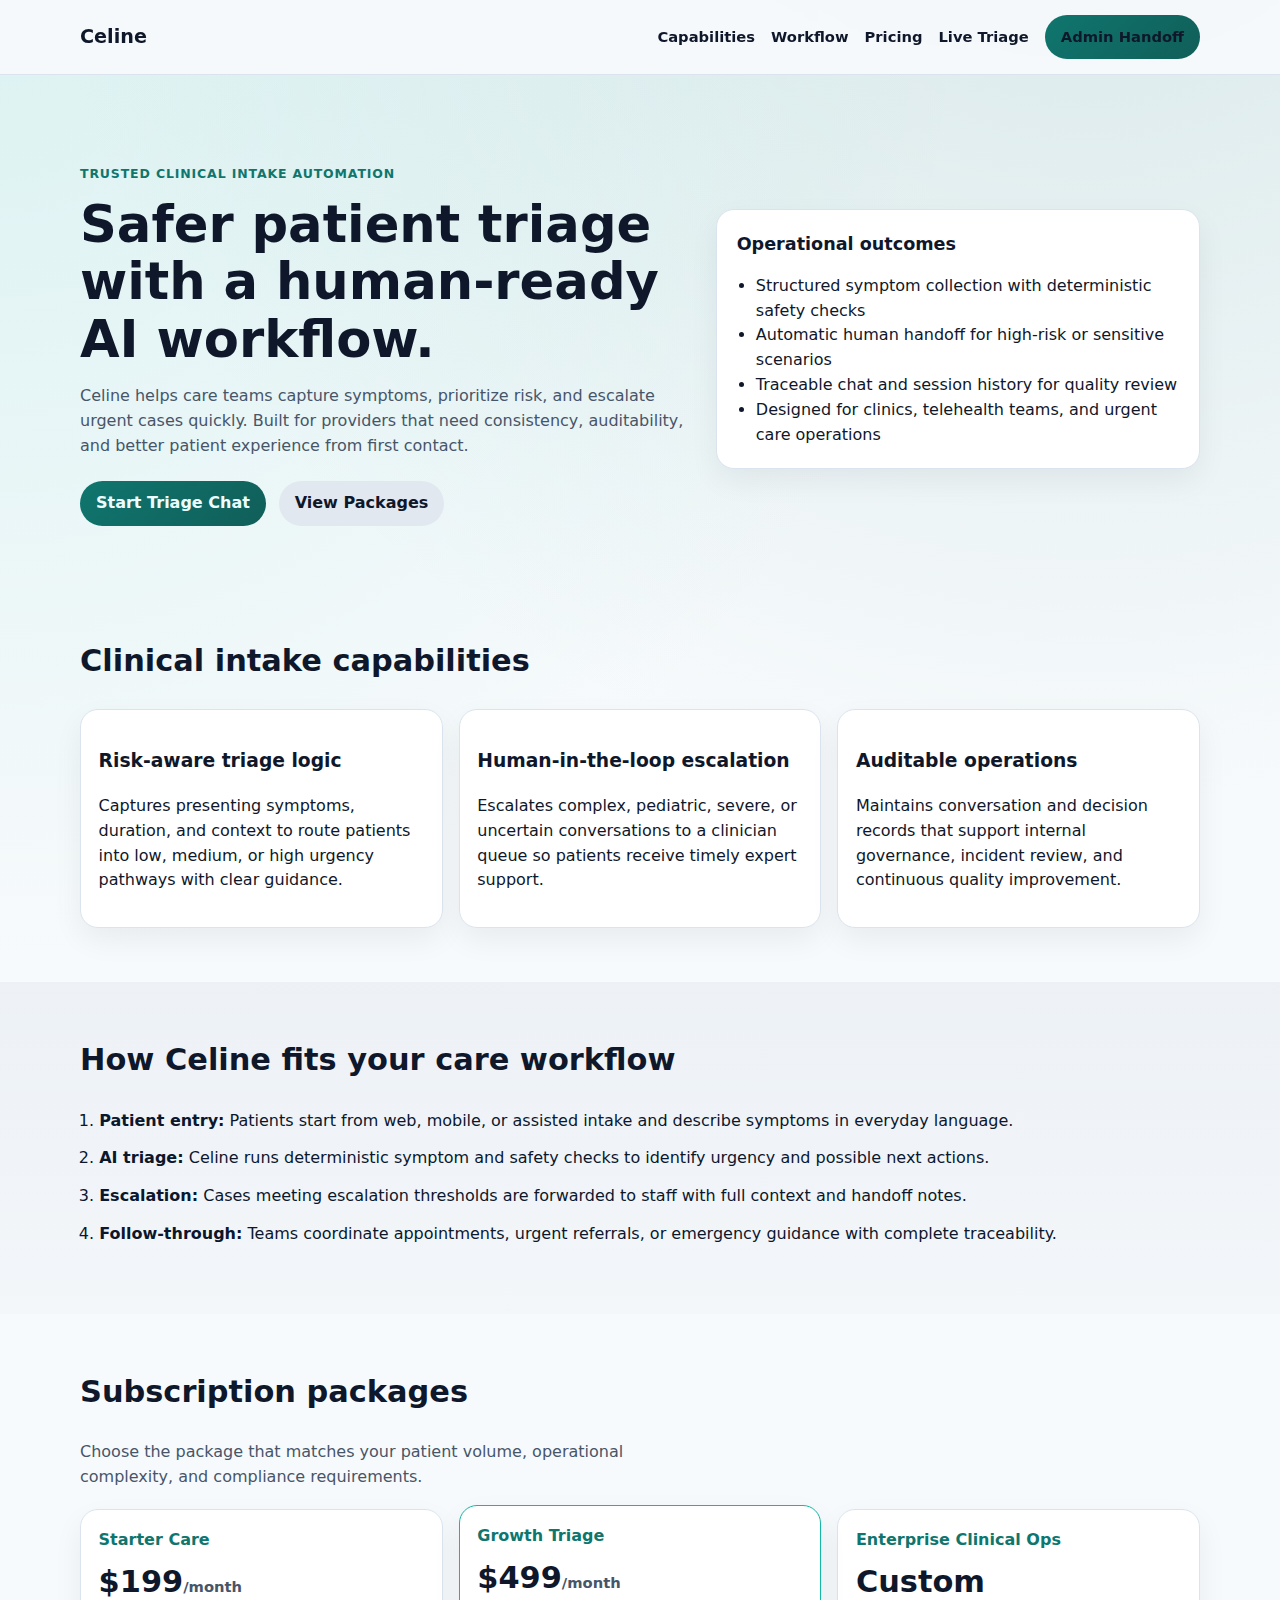
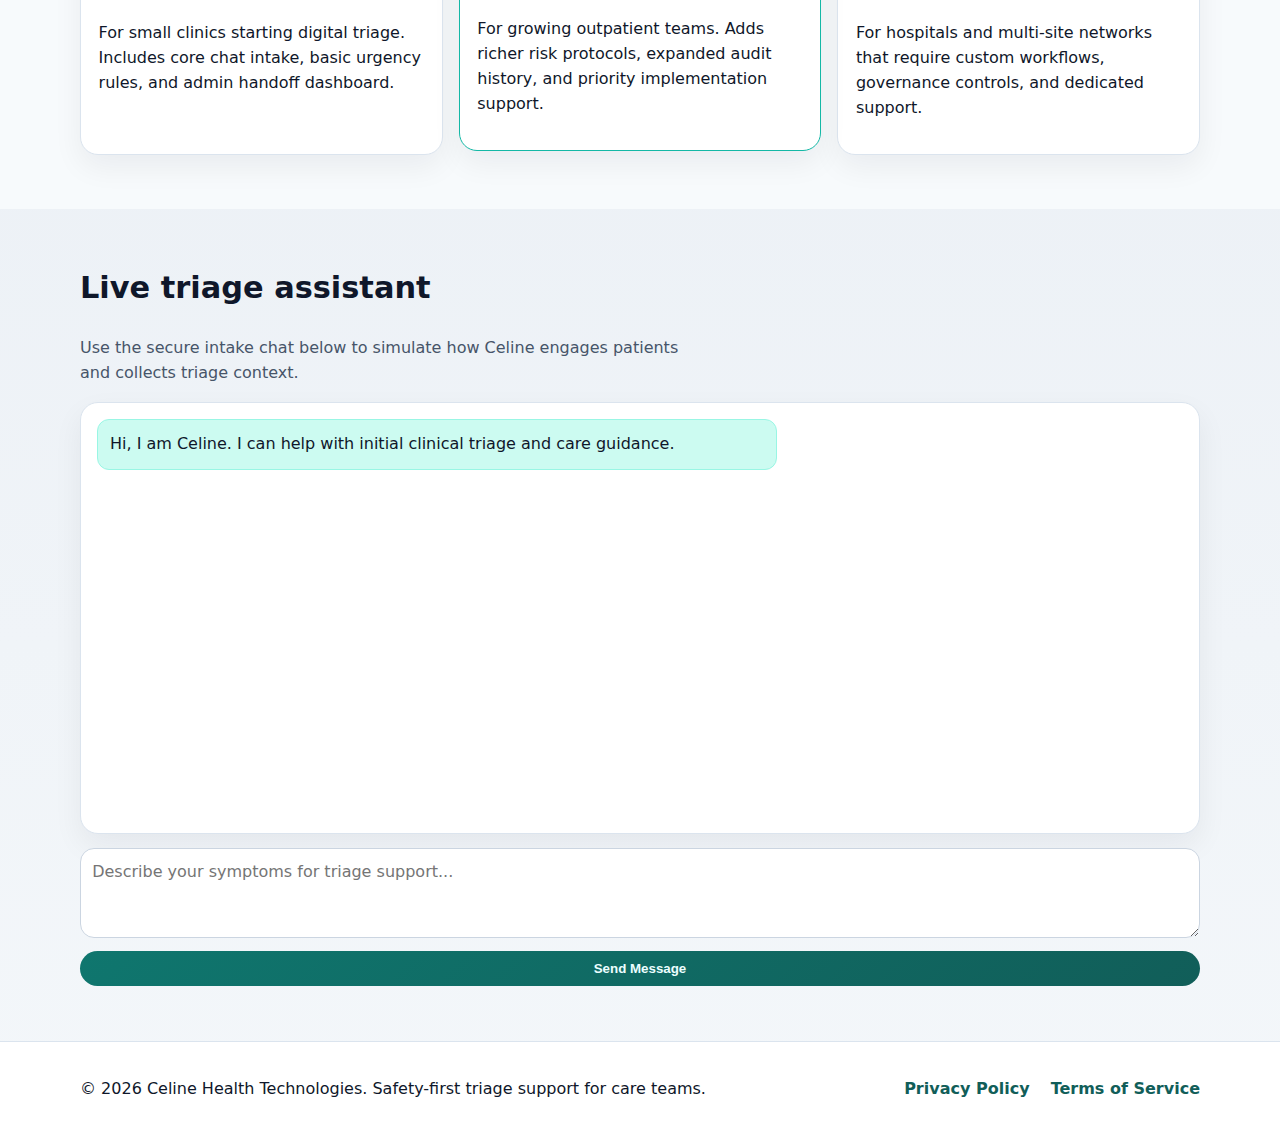
<file: templates/index.html>
<!doctype html>
<html lang="en">
<head>
  <meta charset="UTF-8" />
  <meta name="viewport" content="width=device-width, initial-scale=1.0" />
  <title>Celine | AI Triage Operations Platform</title>
  <link rel="stylesheet" href="/static/styles.css" />
</head>
<body>
  <header class="site-header">
    <div class="container nav-wrap">
      <a href="#" class="brand">Celine</a>
      <nav class="top-nav">
        <a href="#capabilities">Capabilities</a>
        <a href="#workflow">Workflow</a>
        <a href="#pricing">Pricing</a>
        <a href="#triage-chat">Live Triage</a>
        <a href="/admin" class="admin-link">Admin Handoff</a>
      </nav>
    </div>
  </header>

  <main>
    <section class="hero">
      <div class="container hero-grid">
        <div>
          <p class="kicker">Trusted Clinical Intake Automation</p>
          <h1>Safer patient triage with a human-ready AI workflow.</h1>
          <p class="hero-copy">Celine helps care teams capture symptoms, prioritize risk, and escalate urgent cases quickly. Built for providers that need consistency, auditability, and better patient experience from first contact.</p>
          <div class="hero-actions">
            <a href="#triage-chat" class="btn btn-primary">Start Triage Chat</a>
            <a href="#pricing" class="btn btn-secondary">View Packages</a>
          </div>
        </div>
        <aside class="hero-card">
          <h2>Operational outcomes</h2>
          <ul>
            <li>Structured symptom collection with deterministic safety checks</li>
            <li>Automatic human handoff for high-risk or sensitive scenarios</li>
            <li>Traceable chat and session history for quality review</li>
            <li>Designed for clinics, telehealth teams, and urgent care operations</li>
          </ul>
        </aside>
      </div>
    </section>

    <section id="capabilities" class="section">
      <div class="container">
        <h2>Clinical intake capabilities</h2>
        <div class="card-grid">
          <article class="info-card">
            <h3>Risk-aware triage logic</h3>
            <p>Captures presenting symptoms, duration, and context to route patients into low, medium, or high urgency pathways with clear guidance.</p>
          </article>
          <article class="info-card">
            <h3>Human-in-the-loop escalation</h3>
            <p>Escalates complex, pediatric, severe, or uncertain conversations to a clinician queue so patients receive timely expert support.</p>
          </article>
          <article class="info-card">
            <h3>Auditable operations</h3>
            <p>Maintains conversation and decision records that support internal governance, incident review, and continuous quality improvement.</p>
          </article>
        </div>
      </div>
    </section>

    <section id="workflow" class="section section-soft">
      <div class="container">
        <h2>How Celine fits your care workflow</h2>
        <ol class="flow-list">
          <li><strong>Patient entry:</strong> Patients start from web, mobile, or assisted intake and describe symptoms in everyday language.</li>
          <li><strong>AI triage:</strong> Celine runs deterministic symptom and safety checks to identify urgency and possible next actions.</li>
          <li><strong>Escalation:</strong> Cases meeting escalation thresholds are forwarded to staff with full context and handoff notes.</li>
          <li><strong>Follow-through:</strong> Teams coordinate appointments, urgent referrals, or emergency guidance with complete traceability.</li>
        </ol>
      </div>
    </section>

    <section id="pricing" class="section">
      <div class="container">
        <h2>Subscription packages</h2>
        <p class="section-lead">Choose the package that matches your patient volume, operational complexity, and compliance requirements.</p>
        <div class="pricing-grid">
          <article class="price-card">
            <p class="plan">Starter Care</p>
            <p class="price">$199<span>/month</span></p>
            <p>For small clinics starting digital triage. Includes core chat intake, basic urgency rules, and admin handoff dashboard.</p>
          </article>
          <article class="price-card featured">
            <p class="plan">Growth Triage</p>
            <p class="price">$499<span>/month</span></p>
            <p>For growing outpatient teams. Adds richer risk protocols, expanded audit history, and priority implementation support.</p>
          </article>
          <article class="price-card">
            <p class="plan">Enterprise Clinical Ops</p>
            <p class="price">Custom</p>
            <p>For hospitals and multi-site networks that require custom workflows, governance controls, and dedicated support.</p>
          </article>
        </div>
      </div>
    </section>

    <section id="triage-chat" class="section section-soft">
      <div class="container">
        <h2>Live triage assistant</h2>
        <p class="section-lead">Use the secure intake chat below to simulate how Celine engages patients and collects triage context.</p>

        <section id="chat-window" class="chat-window"></section>

        <form id="chat-form" class="chat-form">
          <textarea id="message" placeholder="Describe your symptoms for triage support..." required></textarea>
          <button type="submit" class="btn btn-primary">Send Message</button>
        </form>
      </div>
    </section>
  </main>

  <footer class="site-footer">
    <div class="container footer-wrap">
      <p>© 2026 Celine Health Technologies. Safety-first triage support for care teams.</p>
      <div>
        <a href="/privacy-policy">Privacy Policy</a>
        <a href="/terms-of-service">Terms of Service</a>
      </div>
    </div>
  </footer>

  <script src="/static/chat.js"></script>
</body>
</html>
</file>
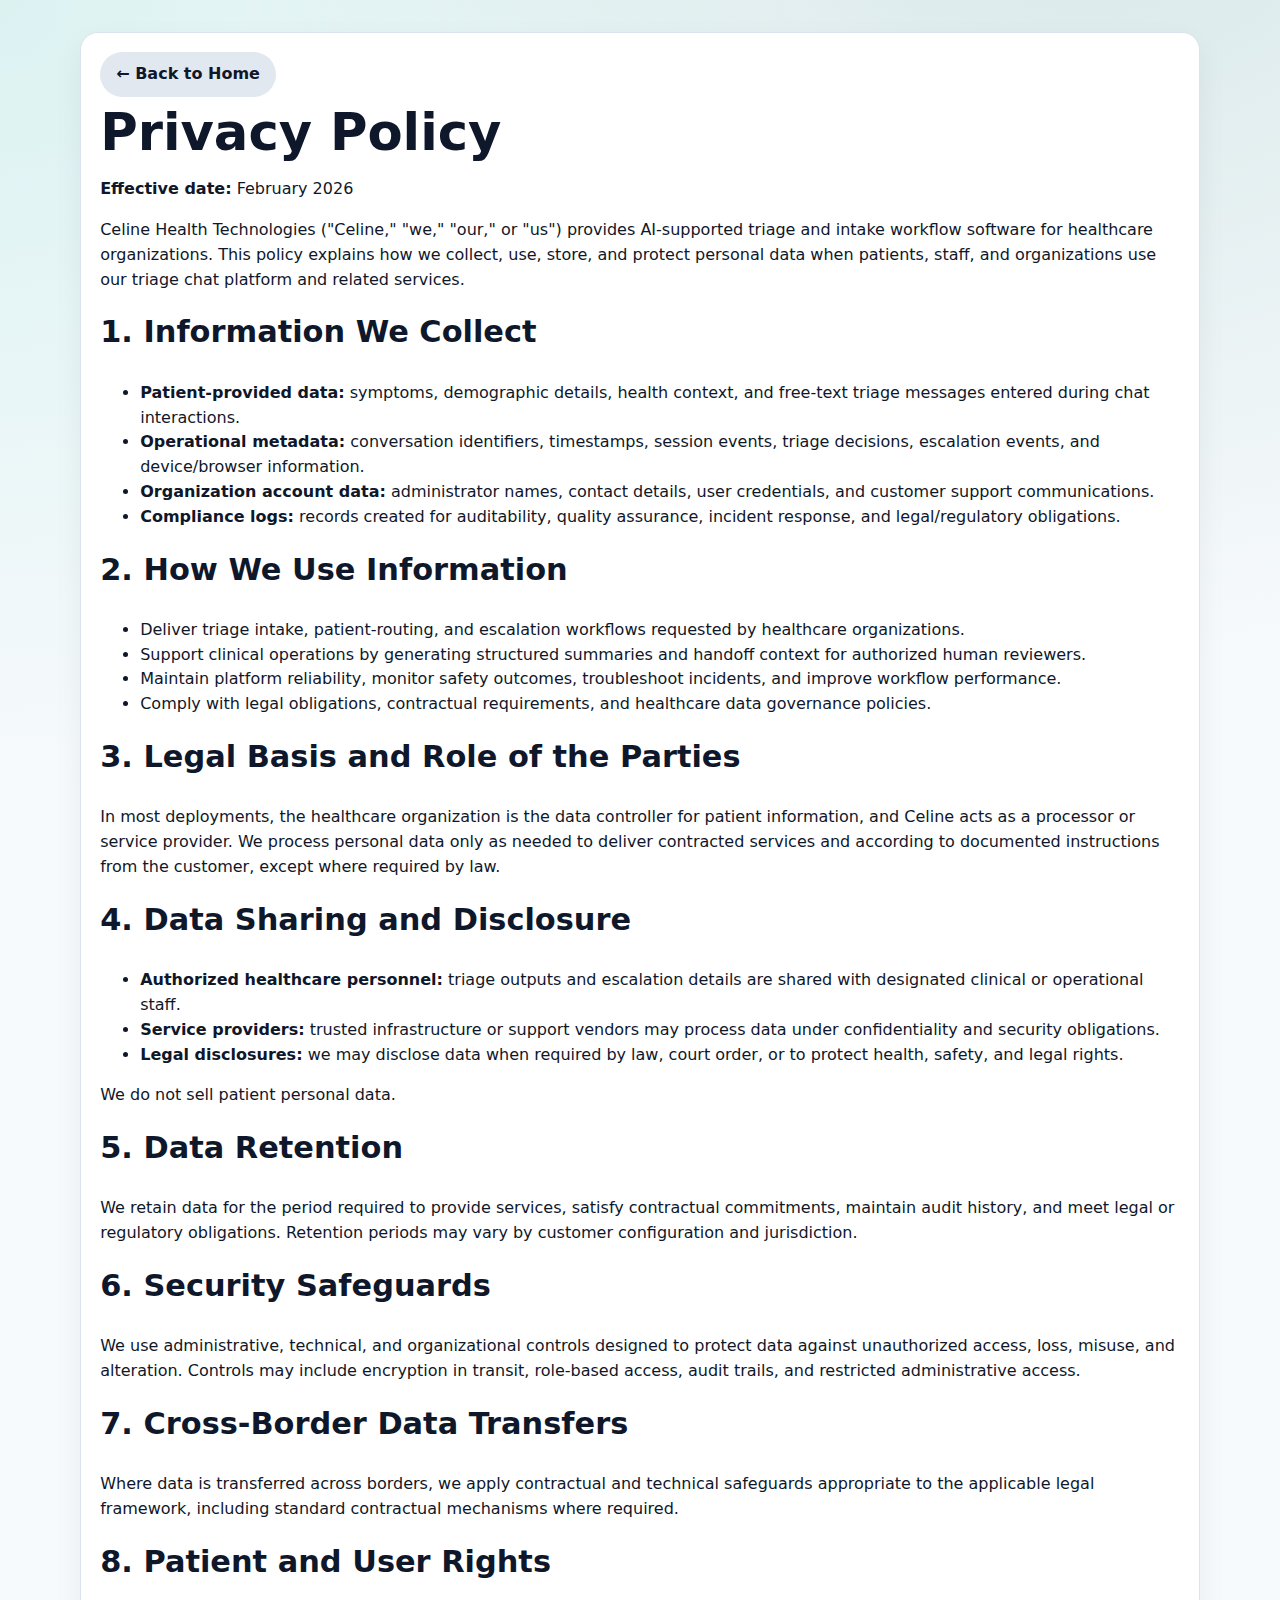
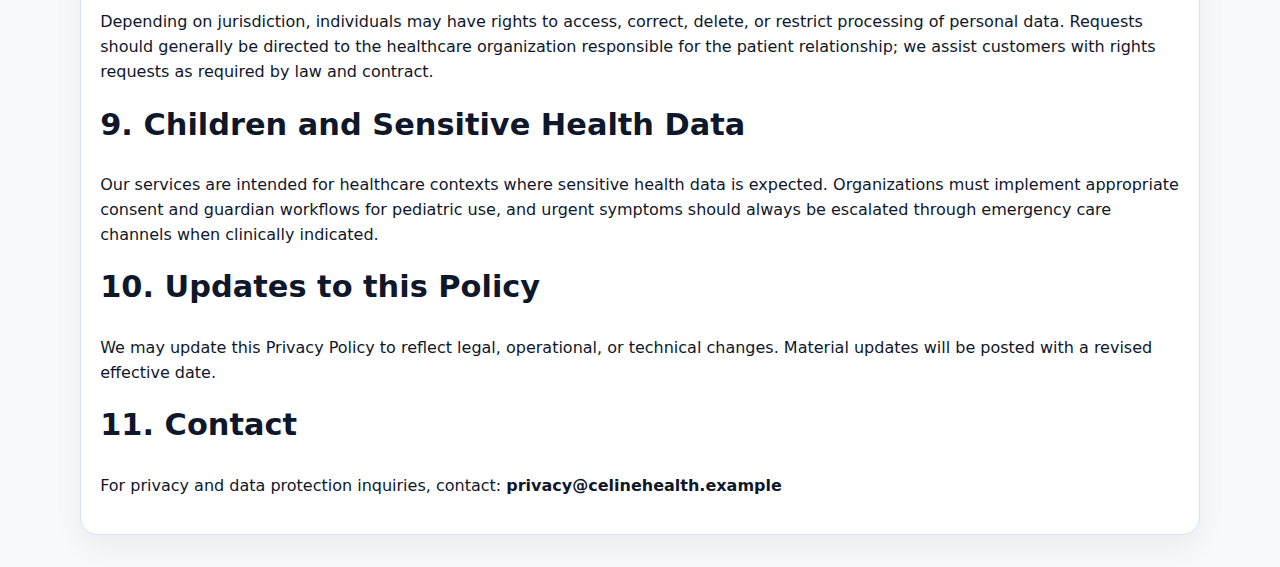
<file: templates/privacy.html>
<!doctype html>
<html lang="en">
<head>
  <meta charset="UTF-8" />
  <meta name="viewport" content="width=device-width, initial-scale=1.0" />
  <title>Privacy Policy | Celine</title>
  <link rel="stylesheet" href="/static/styles.css" />
</head>
<body>
  <main class="legal-page container">
    <a href="/" class="btn btn-secondary">← Back to Home</a>
    <h1>Privacy Policy</h1>
    <p><strong>Effective date:</strong> February 2026</p>

    <p>Celine Health Technologies ("Celine," "we," "our," or "us") provides AI-supported triage and intake workflow software for healthcare organizations. This policy explains how we collect, use, store, and protect personal data when patients, staff, and organizations use our triage chat platform and related services.</p>

    <h2>1. Information We Collect</h2>
    <ul>
      <li><strong>Patient-provided data:</strong> symptoms, demographic details, health context, and free-text triage messages entered during chat interactions.</li>
      <li><strong>Operational metadata:</strong> conversation identifiers, timestamps, session events, triage decisions, escalation events, and device/browser information.</li>
      <li><strong>Organization account data:</strong> administrator names, contact details, user credentials, and customer support communications.</li>
      <li><strong>Compliance logs:</strong> records created for auditability, quality assurance, incident response, and legal/regulatory obligations.</li>
    </ul>

    <h2>2. How We Use Information</h2>
    <ul>
      <li>Deliver triage intake, patient-routing, and escalation workflows requested by healthcare organizations.</li>
      <li>Support clinical operations by generating structured summaries and handoff context for authorized human reviewers.</li>
      <li>Maintain platform reliability, monitor safety outcomes, troubleshoot incidents, and improve workflow performance.</li>
      <li>Comply with legal obligations, contractual requirements, and healthcare data governance policies.</li>
    </ul>

    <h2>3. Legal Basis and Role of the Parties</h2>
    <p>In most deployments, the healthcare organization is the data controller for patient information, and Celine acts as a processor or service provider. We process personal data only as needed to deliver contracted services and according to documented instructions from the customer, except where required by law.</p>

    <h2>4. Data Sharing and Disclosure</h2>
    <ul>
      <li><strong>Authorized healthcare personnel:</strong> triage outputs and escalation details are shared with designated clinical or operational staff.</li>
      <li><strong>Service providers:</strong> trusted infrastructure or support vendors may process data under confidentiality and security obligations.</li>
      <li><strong>Legal disclosures:</strong> we may disclose data when required by law, court order, or to protect health, safety, and legal rights.</li>
    </ul>
    <p>We do not sell patient personal data.</p>

    <h2>5. Data Retention</h2>
    <p>We retain data for the period required to provide services, satisfy contractual commitments, maintain audit history, and meet legal or regulatory obligations. Retention periods may vary by customer configuration and jurisdiction.</p>

    <h2>6. Security Safeguards</h2>
    <p>We use administrative, technical, and organizational controls designed to protect data against unauthorized access, loss, misuse, and alteration. Controls may include encryption in transit, role-based access, audit trails, and restricted administrative access.</p>

    <h2>7. Cross-Border Data Transfers</h2>
    <p>Where data is transferred across borders, we apply contractual and technical safeguards appropriate to the applicable legal framework, including standard contractual mechanisms where required.</p>

    <h2>8. Patient and User Rights</h2>
    <p>Depending on jurisdiction, individuals may have rights to access, correct, delete, or restrict processing of personal data. Requests should generally be directed to the healthcare organization responsible for the patient relationship; we assist customers with rights requests as required by law and contract.</p>

    <h2>9. Children and Sensitive Health Data</h2>
    <p>Our services are intended for healthcare contexts where sensitive health data is expected. Organizations must implement appropriate consent and guardian workflows for pediatric use, and urgent symptoms should always be escalated through emergency care channels when clinically indicated.</p>

    <h2>10. Updates to this Policy</h2>
    <p>We may update this Privacy Policy to reflect legal, operational, or technical changes. Material updates will be posted with a revised effective date.</p>

    <h2>11. Contact</h2>
    <p>For privacy and data protection inquiries, contact: <strong>privacy@celinehealth.example</strong></p>
  </main>
</body>
</html>
</file>
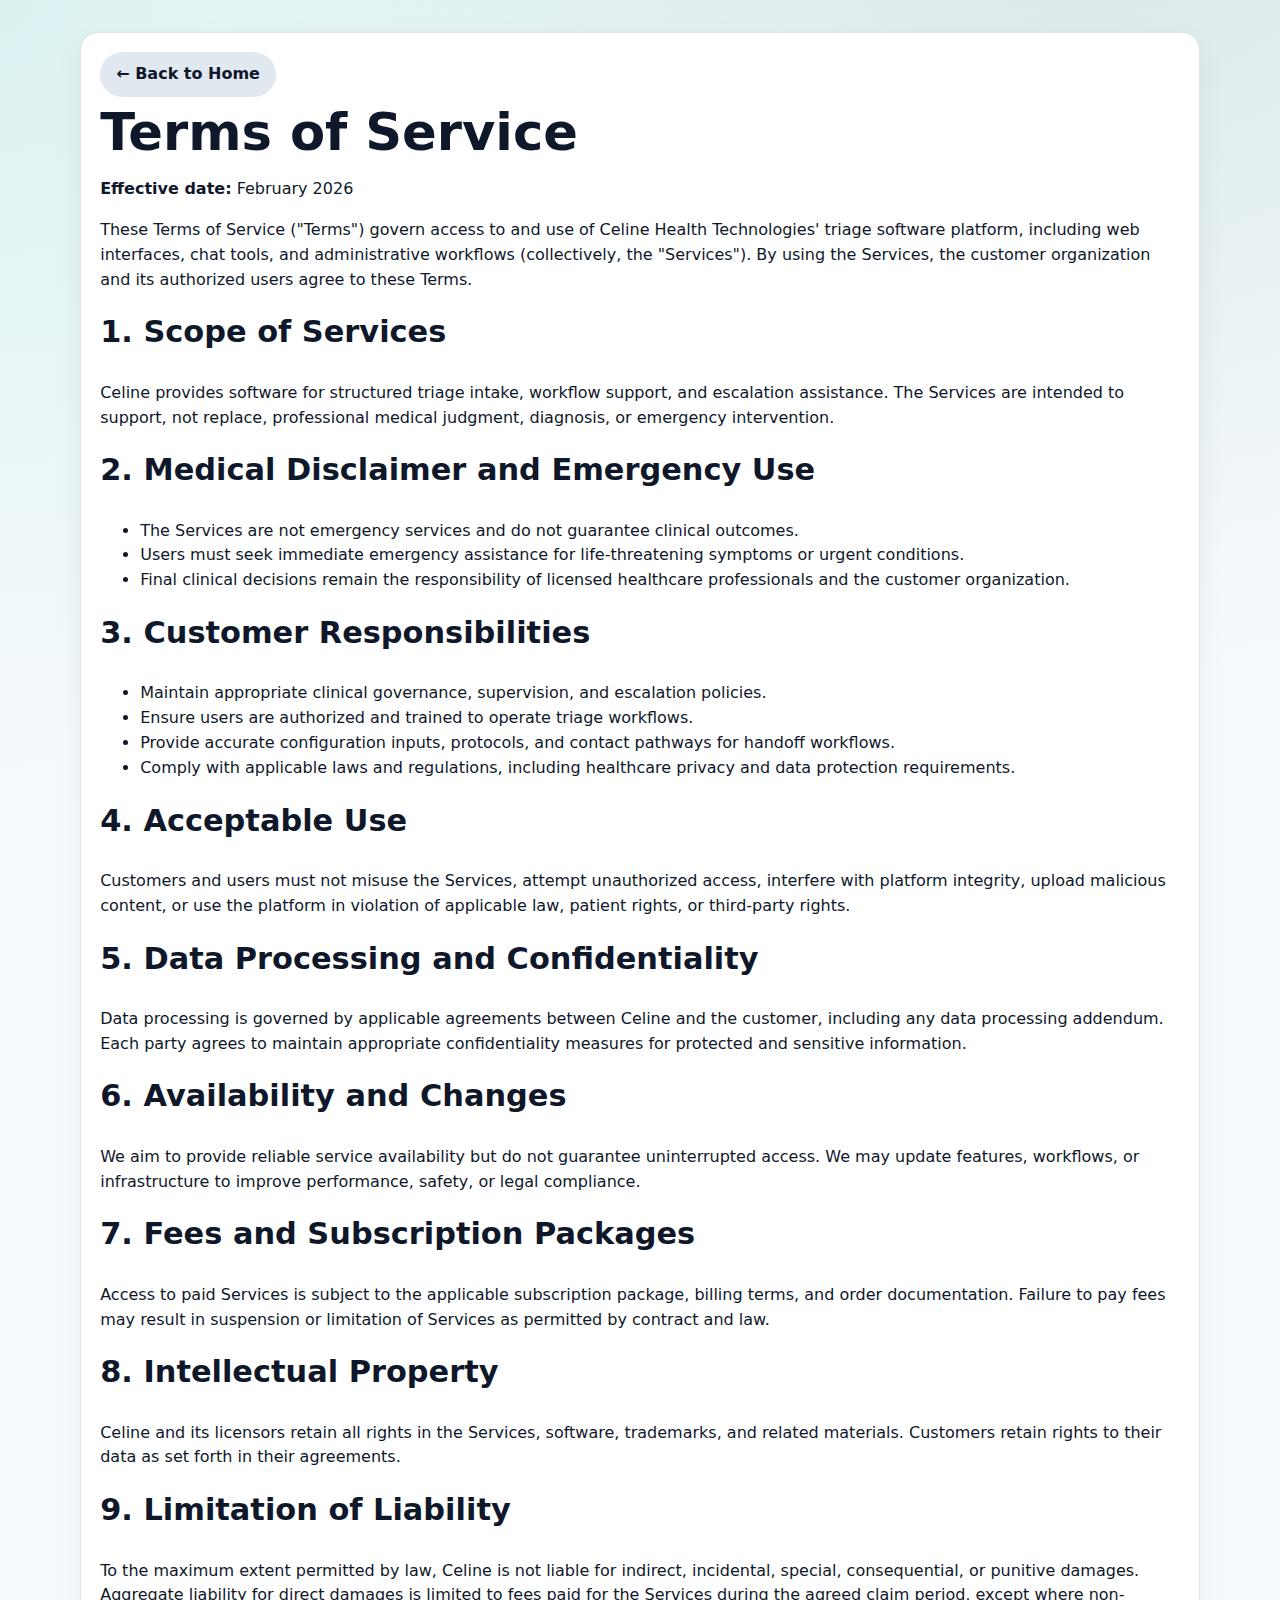
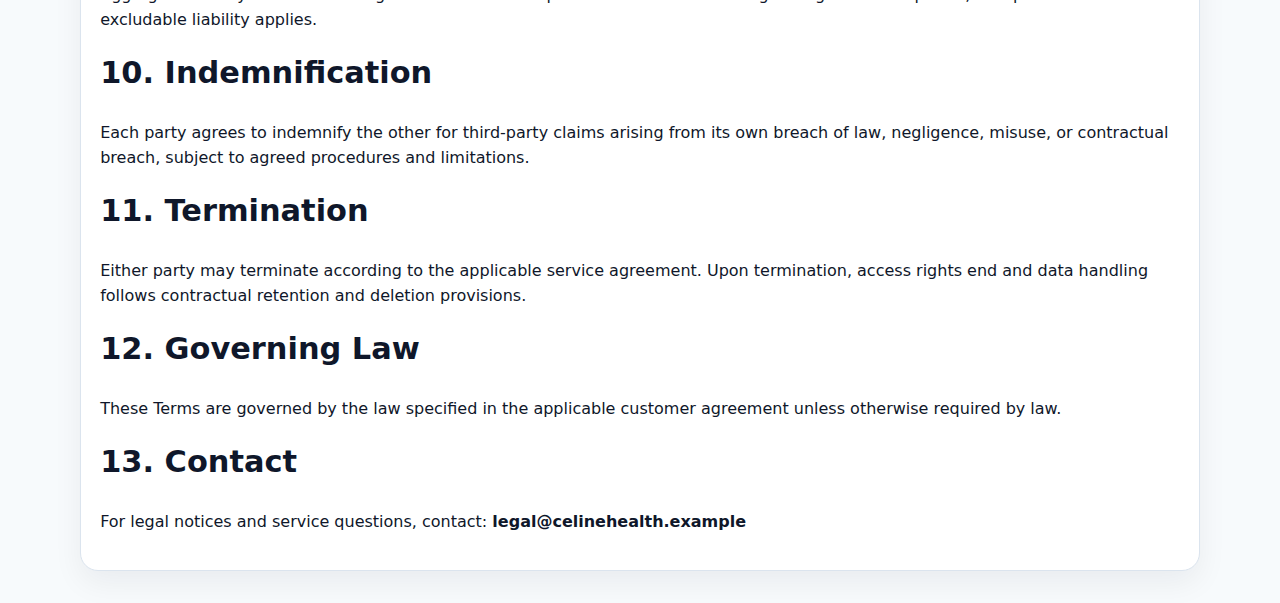
<file: templates/terms.html>
<!doctype html>
<html lang="en">
<head>
  <meta charset="UTF-8" />
  <meta name="viewport" content="width=device-width, initial-scale=1.0" />
  <title>Terms of Service | Celine</title>
  <link rel="stylesheet" href="/static/styles.css" />
</head>
<body>
  <main class="legal-page container">
    <a href="/" class="btn btn-secondary">← Back to Home</a>
    <h1>Terms of Service</h1>
    <p><strong>Effective date:</strong> February 2026</p>

    <p>These Terms of Service ("Terms") govern access to and use of Celine Health Technologies' triage software platform, including web interfaces, chat tools, and administrative workflows (collectively, the "Services"). By using the Services, the customer organization and its authorized users agree to these Terms.</p>

    <h2>1. Scope of Services</h2>
    <p>Celine provides software for structured triage intake, workflow support, and escalation assistance. The Services are intended to support, not replace, professional medical judgment, diagnosis, or emergency intervention.</p>

    <h2>2. Medical Disclaimer and Emergency Use</h2>
    <ul>
      <li>The Services are not emergency services and do not guarantee clinical outcomes.</li>
      <li>Users must seek immediate emergency assistance for life-threatening symptoms or urgent conditions.</li>
      <li>Final clinical decisions remain the responsibility of licensed healthcare professionals and the customer organization.</li>
    </ul>

    <h2>3. Customer Responsibilities</h2>
    <ul>
      <li>Maintain appropriate clinical governance, supervision, and escalation policies.</li>
      <li>Ensure users are authorized and trained to operate triage workflows.</li>
      <li>Provide accurate configuration inputs, protocols, and contact pathways for handoff workflows.</li>
      <li>Comply with applicable laws and regulations, including healthcare privacy and data protection requirements.</li>
    </ul>

    <h2>4. Acceptable Use</h2>
    <p>Customers and users must not misuse the Services, attempt unauthorized access, interfere with platform integrity, upload malicious content, or use the platform in violation of applicable law, patient rights, or third-party rights.</p>

    <h2>5. Data Processing and Confidentiality</h2>
    <p>Data processing is governed by applicable agreements between Celine and the customer, including any data processing addendum. Each party agrees to maintain appropriate confidentiality measures for protected and sensitive information.</p>

    <h2>6. Availability and Changes</h2>
    <p>We aim to provide reliable service availability but do not guarantee uninterrupted access. We may update features, workflows, or infrastructure to improve performance, safety, or legal compliance.</p>

    <h2>7. Fees and Subscription Packages</h2>
    <p>Access to paid Services is subject to the applicable subscription package, billing terms, and order documentation. Failure to pay fees may result in suspension or limitation of Services as permitted by contract and law.</p>

    <h2>8. Intellectual Property</h2>
    <p>Celine and its licensors retain all rights in the Services, software, trademarks, and related materials. Customers retain rights to their data as set forth in their agreements.</p>

    <h2>9. Limitation of Liability</h2>
    <p>To the maximum extent permitted by law, Celine is not liable for indirect, incidental, special, consequential, or punitive damages. Aggregate liability for direct damages is limited to fees paid for the Services during the agreed claim period, except where non-excludable liability applies.</p>

    <h2>10. Indemnification</h2>
    <p>Each party agrees to indemnify the other for third-party claims arising from its own breach of law, negligence, misuse, or contractual breach, subject to agreed procedures and limitations.</p>

    <h2>11. Termination</h2>
    <p>Either party may terminate according to the applicable service agreement. Upon termination, access rights end and data handling follows contractual retention and deletion provisions.</p>

    <h2>12. Governing Law</h2>
    <p>These Terms are governed by the law specified in the applicable customer agreement unless otherwise required by law.</p>

    <h2>13. Contact</h2>
    <p>For legal notices and service questions, contact: <strong>legal@celinehealth.example</strong></p>
  </main>
</body>
</html>
</file>
<file: static/styles.css>
:root {
  --bg: #f7fafc;
  --ink: #0f172a;
  --muted: #475569;
  --primary: #0f766e;
  --primary-dark: #115e59;
  --secondary: #e2e8f0;
  --card: #ffffff;
  --line: #dbe4ee;
  --highlight: #14b8a6;
}

* {
  box-sizing: border-box;
}

body {
  margin: 0;
  font-family: Inter, system-ui, -apple-system, Segoe UI, sans-serif;
  color: var(--ink);
  background:
    radial-gradient(circle at top left, rgba(20, 184, 166, 0.12), transparent 32%),
    radial-gradient(circle at 85% -10%, rgba(15, 118, 110, 0.15), transparent 34%),
    var(--bg);
  line-height: 1.55;
}

.container {
  width: min(1120px, 100% - 2.5rem);
  margin: 0 auto;
}

.site-header {
  position: sticky;
  top: 0;
  z-index: 10;
  backdrop-filter: blur(8px);
  background: rgba(247, 250, 252, 0.9);
  border-bottom: 1px solid var(--line);
}

.nav-wrap {
  display: flex;
  justify-content: space-between;
  align-items: center;
  min-height: 74px;
  gap: 1rem;
}

.brand {
  color: var(--ink);
  text-decoration: none;
  font-weight: 800;
  font-size: 1.2rem;
}

.top-nav {
  display: flex;
  align-items: center;
  gap: 1rem;
  flex-wrap: wrap;
}

.top-nav a {
  color: var(--ink);
  text-decoration: none;
  font-weight: 600;
  font-size: 0.92rem;
}

.hero {
  padding: 4.8rem 0 3.5rem;
}

.hero-grid {
  display: grid;
  grid-template-columns: 1.25fr 1fr;
  gap: 2rem;
  align-items: center;
}

.kicker {
  text-transform: uppercase;
  letter-spacing: 0.07em;
  font-size: 0.78rem;
  font-weight: 700;
  color: var(--primary);
}

h1 {
  margin: 0.4rem 0 1rem;
  font-size: clamp(2rem, 4vw, 3.2rem);
  line-height: 1.12;
}

.hero-copy,
.section-lead {
  color: var(--muted);
  max-width: 60ch;
}

.hero-actions {
  margin-top: 1.4rem;
  display: flex;
  gap: 0.8rem;
  flex-wrap: wrap;
}

.hero-card,
.info-card,
.price-card,
.chat-window,
.ticket,
.legal-page {
  background: var(--card);
  border: 1px solid var(--line);
  border-radius: 18px;
  box-shadow: 0 12px 30px rgba(15, 23, 42, 0.06);
}

.hero-card {
  padding: 1.3rem 1.2rem;
}

.hero-card h2 {
  margin-top: 0;
  font-size: 1.1rem;
}

.hero-card ul {
  padding-left: 1.2rem;
  margin-bottom: 0;
}

.section {
  padding: 3.4rem 0;
}

.section-soft {
  background: linear-gradient(180deg, rgba(226, 232, 240, 0.48), rgba(226, 232, 240, 0.2));
}

h2 {
  margin-top: 0;
  font-size: 1.9rem;
}

.card-grid,
.pricing-grid {
  margin-top: 1.2rem;
  display: grid;
  grid-template-columns: repeat(3, minmax(0, 1fr));
  gap: 1rem;
}

.info-card,
.price-card {
  padding: 1.1rem;
}

.flow-list {
  margin: 1rem 0 0;
  padding-left: 1.2rem;
  color: #0b172d;
}

.flow-list li {
  margin-bottom: 0.8rem;
}

.plan {
  font-weight: 800;
  color: var(--primary);
  margin: 0;
}

.price {
  margin: 0.35rem 0 0.6rem;
  font-size: 1.9rem;
  font-weight: 800;
}

.price span {
  font-size: 0.92rem;
  color: var(--muted);
  font-weight: 600;
}

.price-card.featured {
  border: 1px solid var(--highlight);
  transform: translateY(-4px);
}

.btn,
button,
.admin-link {
  display: inline-flex;
  align-items: center;
  justify-content: center;
  border-radius: 999px;
  border: 0;
  text-decoration: none;
  font-weight: 700;
  cursor: pointer;
  padding: 0.64rem 1rem;
}

.btn-primary,
button,
.admin-link {
  background: linear-gradient(135deg, var(--primary), var(--primary-dark));
  color: #ecfeff;
}

.btn-secondary {
  background: var(--secondary);
  color: var(--ink);
}

.chat-window {
  min-height: 48vh;
  padding: 1rem;
  overflow-y: auto;
}

.chat-form {
  margin-top: 0.9rem;
  display: grid;
  gap: 0.8rem;
}

textarea,
input[type="text"] {
  width: 100%;
  border-radius: 14px;
  border: 1px solid #cbd5e1;
  padding: 0.7rem;
  font: inherit;
  min-height: 90px;
  background: #fff;
  color: #0f172a;
}

.message-row {
  display: flex;
  margin-bottom: 12px;
}

.message-row.user {
  justify-content: flex-end;
}

.message-row.assistant,
.message-row.human {
  justify-content: flex-start;
}

.message {
  max-width: min(78%, 680px);
  border-radius: 12px;
  border: 1px solid transparent;
  padding: 12px;
}

.message.user {
  background: #dbeafe;
  border-color: #bfdbfe;
}

.message.assistant {
  background: #ccfbf1;
  border-color: #99f6e4;
}

.message.human {
  background: #ede9fe;
  border-color: #ddd6fe;
}

.message-label {
  font-size: 0.72rem;
  text-transform: uppercase;
  color: #0f172a;
  margin-bottom: 5px;
  font-weight: 700;
}

.message-content {
  line-height: 1.45;
}

.message-meta {
  margin-top: 8px;
  font-size: 0.72rem;
  color: #334155;
}

.admin-chat-window {
  margin-bottom: 12px;
  max-height: 45vh;
}

.ticket {
  padding: 12px;
  margin-bottom: 12px;
}

.site-footer {
  border-top: 1px solid var(--line);
  padding: 1.2rem 0;
  background: #fff;
}

.footer-wrap {
  display: flex;
  justify-content: space-between;
  align-items: center;
  gap: 1rem;
  flex-wrap: wrap;
}

.footer-wrap a {
  color: var(--primary-dark);
  font-weight: 700;
  margin-left: 1rem;
  text-decoration: none;
}

.legal-page {
  margin-top: 2rem;
  margin-bottom: 2rem;
  padding: 1.2rem;
}

@media (max-width: 920px) {
  .hero-grid,
  .card-grid,
  .pricing-grid {
    grid-template-columns: 1fr;
  }

  .hero {
    padding-top: 3.5rem;
  }
}
</file>
